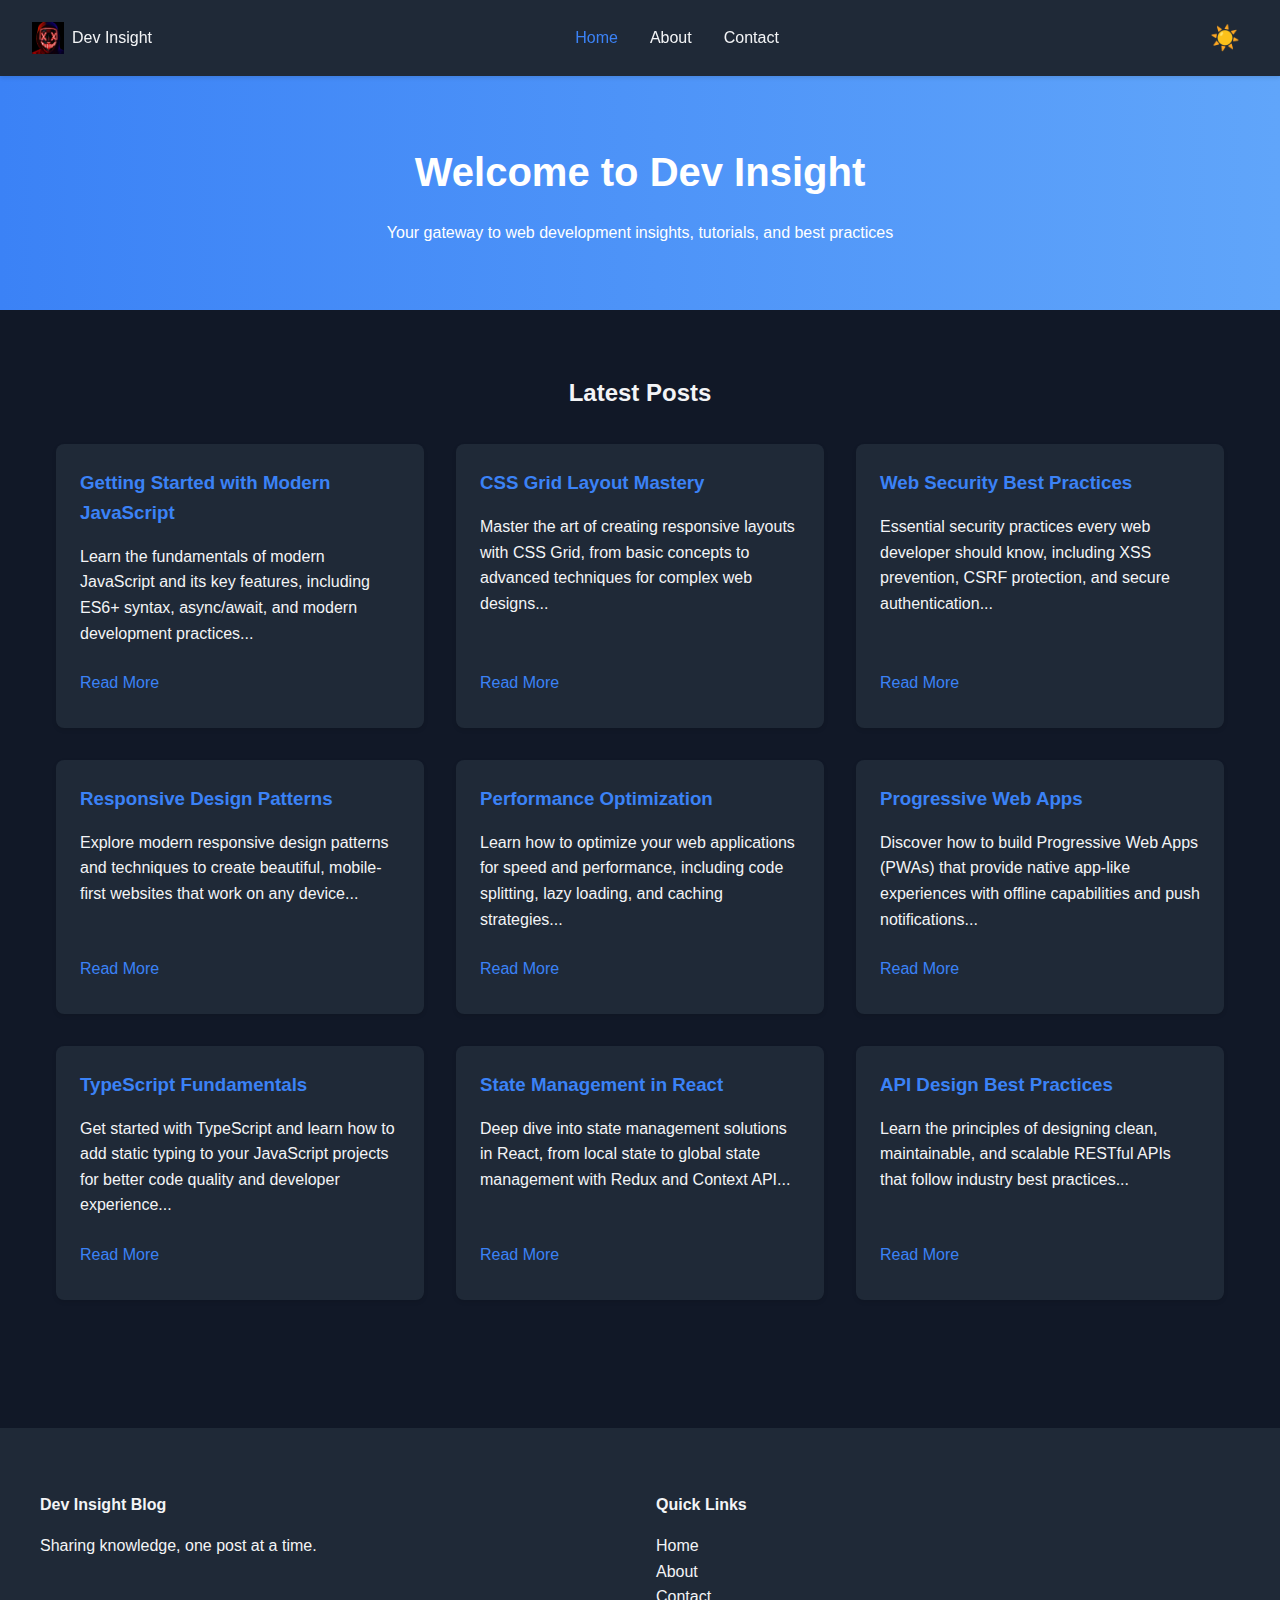
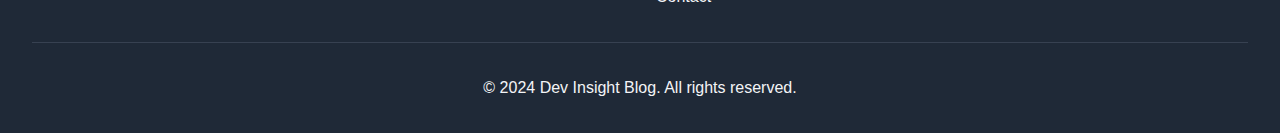
<file: index.html>
<!DOCTYPE html>
<html lang="en">
<head>
    <meta charset="UTF-8">
    <meta name="viewport" content="width=device-width, initial-scale=1.0">
    <meta name="description" content="Dev Insight Blog - Your source for web development insights and tutorials">
    <title>Dev Insight Blog - Home</title>
    <link rel="stylesheet" href="style.css">
</head>
<body>
    <nav class="navbar">
        <div class="nav-brand">
            <img src="assets/mask.webp" alt="Dev Insight Logo" class="logo">
            <span>Dev Insight</span>
        </div>
        <ul class="nav-links">
            <li><a href="index.html" class="active">Home</a></li>
            <li><a href="about.html">About</a></li>
            <li><a href="contact.html">Contact</a></li>
        </ul>
        <button class="theme-toggle" aria-label="Toggle dark mode">🌙</button>
    </nav>

    <main>
        <section class="hero">
            <h1>Welcome to Dev Insight</h1>
            <p>Your gateway to web development insights, tutorials, and best practices</p>
            
        </section>

        <section id="posts" class="posts">
            <h2>Latest Posts</h2>
            <div class="posts-grid">
                <article class="post-card">
                    <h3>Getting Started with Modern JavaScript</h3>
                    <p>Learn the fundamentals of modern JavaScript and its key features, including ES6+ syntax, async/await, and modern development practices...</p>
                    <a href="posts/modern-javascript.html" class="read-more">Read More</a>
                </article>
                <article class="post-card">
                    <h3>CSS Grid Layout Mastery</h3>
                    <p>Master the art of creating responsive layouts with CSS Grid, from basic concepts to advanced techniques for complex web designs...</p>
                    <a href="posts/modern-javascript.html" class="read-more">Read More</a>
                </article>
                <article class="post-card">
                    <h3>Web Security Best Practices</h3>
                    <p>Essential security practices every web developer should know, including XSS prevention, CSRF protection, and secure authentication...</p>
                    <a href="posts/modern-javascript.html" class="read-more">Read More</a>
                </article>
                <article class="post-card">
                    <h3>Responsive Design Patterns</h3>
                    <p>Explore modern responsive design patterns and techniques to create beautiful, mobile-first websites that work on any device...</p>
                    <a href="posts/modern-javascript.html" class="read-more">Read More</a>
                </article>
                <article class="post-card">
                    <h3>Performance Optimization</h3>
                    <p>Learn how to optimize your web applications for speed and performance, including code splitting, lazy loading, and caching strategies...</p>
                    <a href="posts/modern-javascript.html" class="read-more">Read More</a>
                </article>
                <article class="post-card">
                    <h3>Progressive Web Apps</h3>
                    <p>Discover how to build Progressive Web Apps (PWAs) that provide native app-like experiences with offline capabilities and push notifications...</p>
                    <a href="posts/modern-javascript.html" class="read-more">Read More</a>
                </article>
                <article class="post-card">
                    <h3>TypeScript Fundamentals</h3>
                    <p>Get started with TypeScript and learn how to add static typing to your JavaScript projects for better code quality and developer experience...</p>
                    <a href="posts/modern-javascript.html" class="read-more">Read More</a>
                </article>
                <article class="post-card">
                    <h3>State Management in React</h3>
                    <p>Deep dive into state management solutions in React, from local state to global state management with Redux and Context API...</p>
                    <a href="posts/modern-javascript.html" class="read-more">Read More</a>
                </article>
                <article class="post-card">
                    <h3>API Design Best Practices</h3>
                    <p>Learn the principles of designing clean, maintainable, and scalable RESTful APIs that follow industry best practices...</p>
                    <a href="posts/modern-javascript.html" class="read-more">Read More</a>
                </article>
            </div>
        </section>
    </main>

    <footer>
        <div class="footer-content">
            <div class="footer-section">
                <h4>Dev Insight Blog</h4>
                <p>Sharing knowledge, one post at a time.</p>
            </div>
            <div class="footer-section">
                <h4>Quick Links</h4>
                <ul>
                    <li><a href="index.html">Home</a></li>
                    <li><a href="about.html">About</a></li>
                    <li><a href="contact.html">Contact</a></li>
                </ul>
            </div>
        </div>
        <div class="footer-bottom">
            <p>&copy; 2024 Dev Insight Blog. All rights reserved.</p>
        </div>
    </footer>

    <script src="script.js"></script>
</body>
</html>
</file>
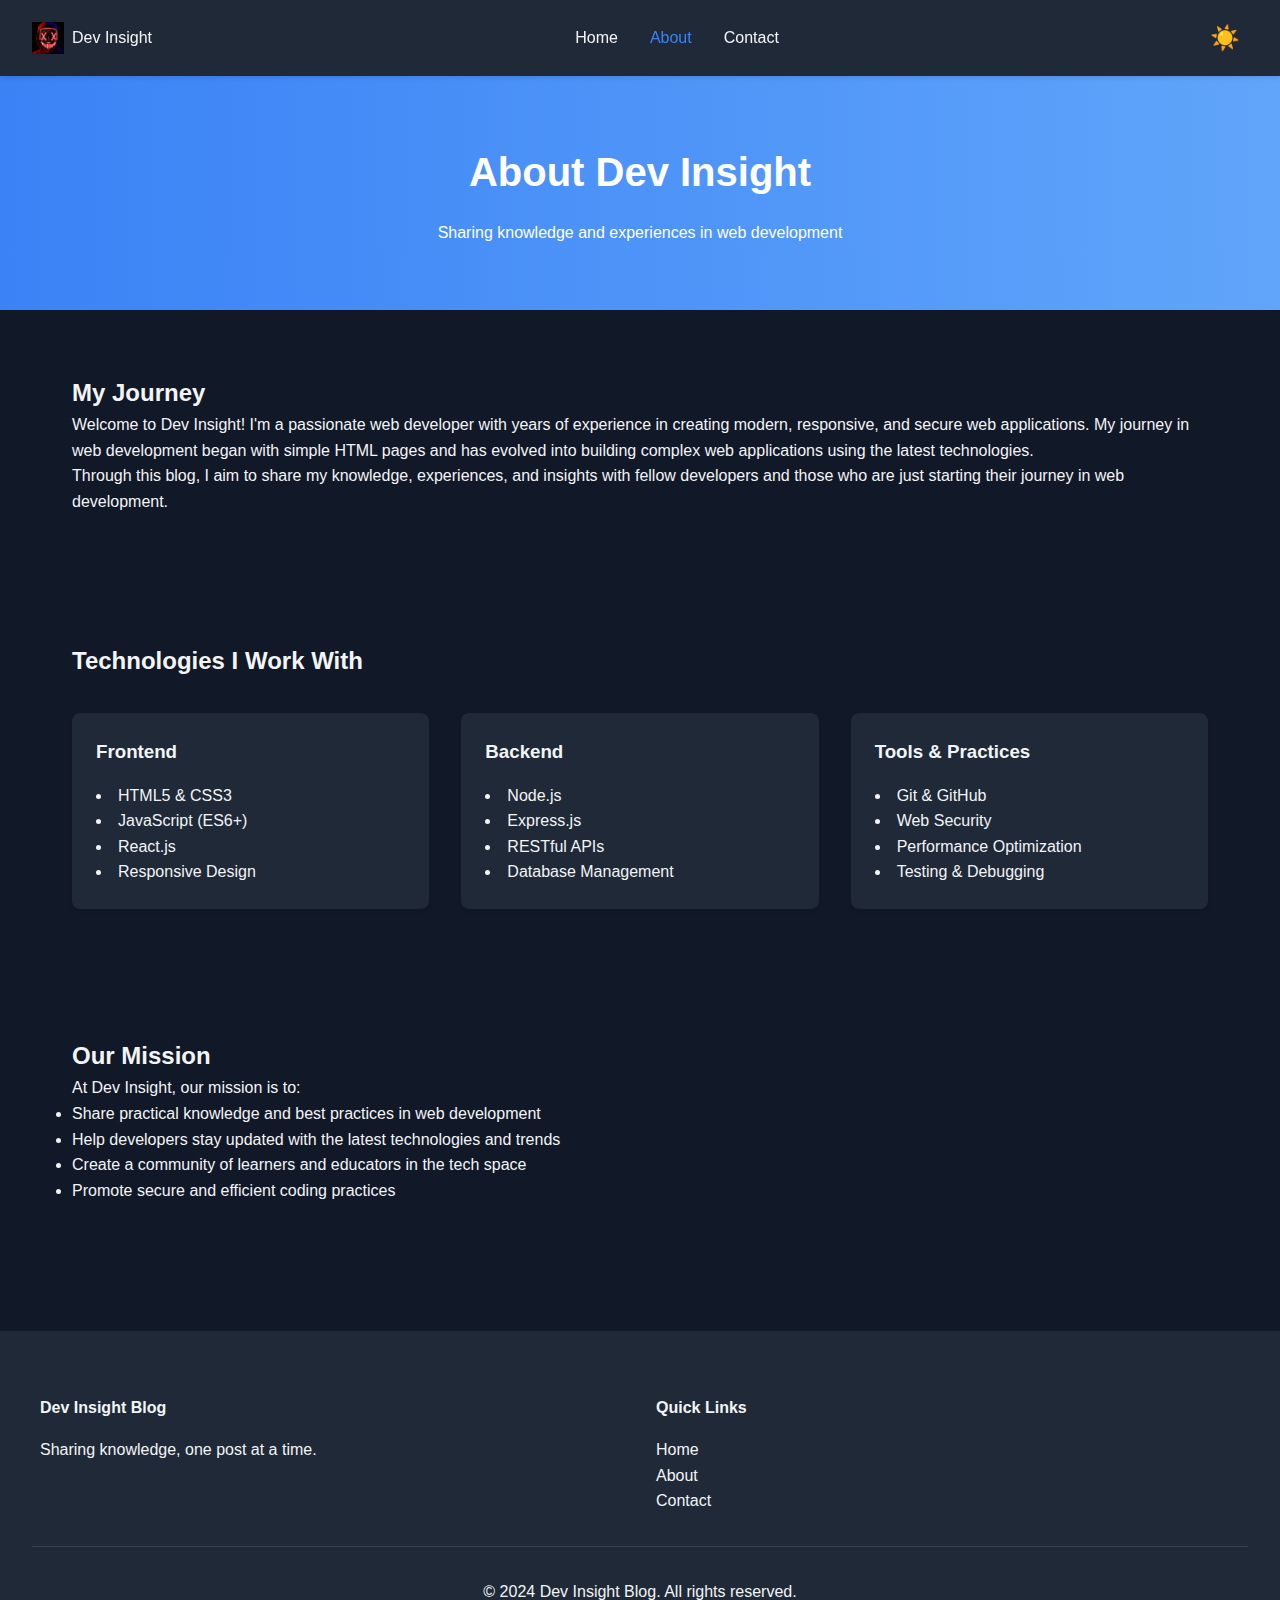
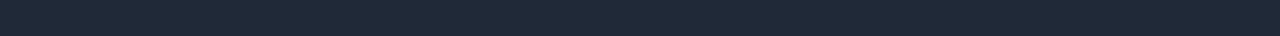
<file: about.html>
<!DOCTYPE html>
<html lang="en">
<head>
    <meta charset="UTF-8">
    <meta name="viewport" content="width=device-width, initial-scale=1.0">
    <meta name="description" content="About Dev Insight Blog - Learn about our mission and journey in web development">
    <title>Dev Insight Blog - About</title>
    <link rel="stylesheet" href="style.css">
</head>
<body>
    <nav class="navbar">
        <div class="nav-brand">
            <img src="assets/mask.webp" alt="Dev Insight Logo" class="logo">
            <span>Dev Insight</span>
        </div>
        <ul class="nav-links">
            <li><a href="index.html">Home</a></li>
            <li><a href="about.html" class="active">About</a></li>
            <li><a href="contact.html">Contact</a></li>
        </ul>
        <button class="theme-toggle" aria-label="Toggle dark mode">🌙</button>
    </nav>

    <main>
        <section class="about-hero">
            <h1>About Dev Insight</h1>
            <p>Sharing knowledge and experiences in web development</p>
        </section>

        <section class="bio">
            <h2>My Journey</h2>
            <div class="bio-content">
                <p>Welcome to Dev Insight! I'm a passionate web developer with years of experience in creating modern, responsive, and secure web applications. My journey in web development began with simple HTML pages and has evolved into building complex web applications using the latest technologies.</p>
                <p>Through this blog, I aim to share my knowledge, experiences, and insights with fellow developers and those who are just starting their journey in web development.</p>
            </div>
        </section>

        <section class="technologies">
            <h2>Technologies I Work With</h2>
            <div class="tech-grid">
                <div class="tech-card">
                    <h3>Frontend</h3>
                    <ul>
                        <li>HTML5 & CSS3</li>
                        <li>JavaScript (ES6+)</li>
                        <li>React.js</li>
                        <li>Responsive Design</li>
                    </ul>
                </div>
                <div class="tech-card">
                    <h3>Backend</h3>
                    <ul>
                        <li>Node.js</li>
                        <li>Express.js</li>
                        <li>RESTful APIs</li>
                        <li>Database Management</li>
                    </ul>
                </div>
                <div class="tech-card">
                    <h3>Tools & Practices</h3>
                    <ul>
                        <li>Git & GitHub</li>
                        <li>Web Security</li>
                        <li>Performance Optimization</li>
                        <li>Testing & Debugging</li>
                    </ul>
                </div>
            </div>
        </section>

        <section class="mission">
            <h2>Our Mission</h2>
            <div class="mission-content">
                <p>At Dev Insight, our mission is to:</p>
                <ul>
                    <li>Share practical knowledge and best practices in web development</li>
                    <li>Help developers stay updated with the latest technologies and trends</li>
                    <li>Create a community of learners and educators in the tech space</li>
                    <li>Promote secure and efficient coding practices</li>
                </ul>
            </div>
        </section>
    </main>

    <footer>
        <div class="footer-content">
            <div class="footer-section">
                <h4>Dev Insight Blog</h4>
                <p>Sharing knowledge, one post at a time.</p>
            </div>
            <div class="footer-section">
                <h4>Quick Links</h4>
                <ul>
                    <li><a href="index.html">Home</a></li>
                    <li><a href="about.html">About</a></li>
                    <li><a href="contact.html">Contact</a></li>
                </ul>
            </div>
        </div>
        <div class="footer-bottom">
            <p>&copy; 2024 Dev Insight Blog. All rights reserved.</p>
        </div>
    </footer>

    <script src="script.js"></script>
</body>
</html>
</file>
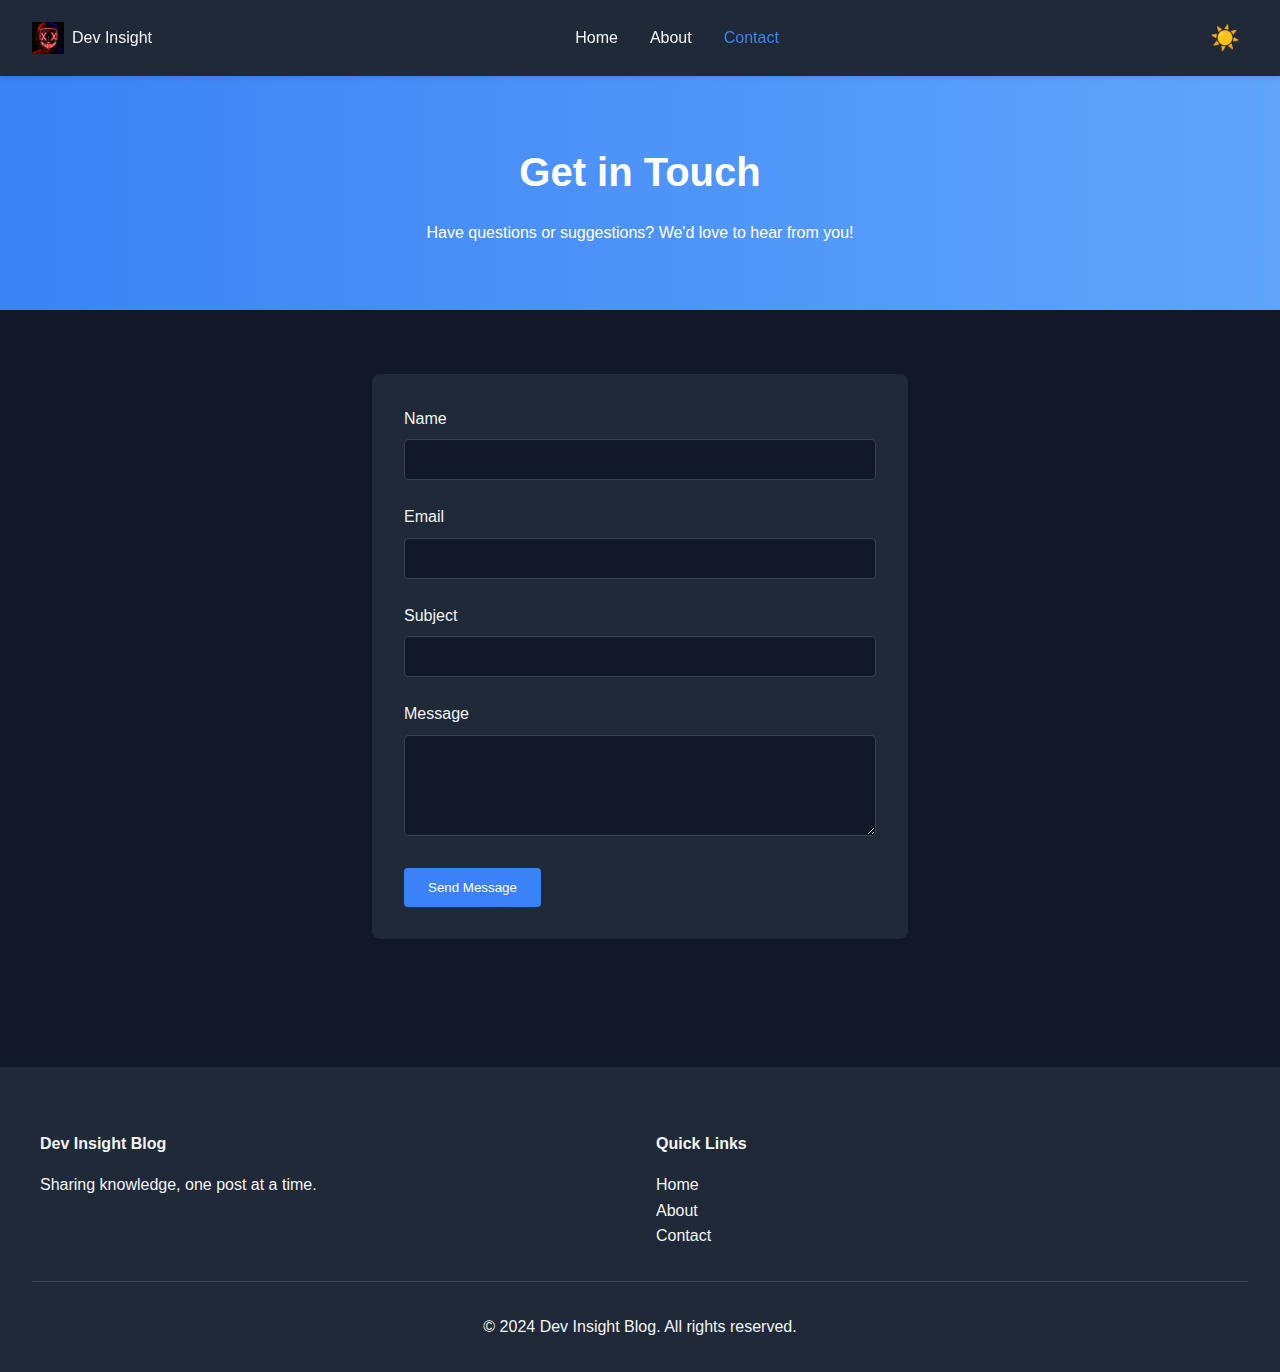
<file: contact.html>
<!DOCTYPE html>
<html lang="en">
<head>
    <meta charset="UTF-8">
    <meta name="viewport" content="width=device-width, initial-scale=1.0">
    <meta name="description" content="Contact Dev Insight Blog - Get in touch with us">
    <title>Dev Insight Blog - Contact</title>
    <link rel="stylesheet" href="style.css">
</head>
<body>
    <nav class="navbar">
        <div class="nav-brand">
            <img src="assets/mask.webp" alt="Dev Insight Logo" class="logo">
            <span>Dev Insight</span>
        </div>
        <ul class="nav-links">
            <li><a href="index.html">Home</a></li>
            <li><a href="about.html">About</a></li>
            <li><a href="contact.html" class="active">Contact</a></li>
        </ul>
        <button class="theme-toggle" aria-label="Toggle dark mode">🌙</button>
    </nav>

    <main>
        <section class="contact-hero">
            <h1>Get in Touch</h1>
            <p>Have questions or suggestions? We'd love to hear from you!</p>
        </section>

        <section class="contact-form-section">
            <form id="contactForm" class="contact-form" novalidate>
                <div class="form-group">
                    <label for="name">Name</label>
                    <input type="text" id="name" name="name" required>
                    <span class="error-message" id="nameError"></span>
                </div>

                <div class="form-group">
                    <label for="email">Email</label>
                    <input type="email" id="email" name="email" required>
                    <span class="error-message" id="emailError"></span>
                </div>

                <div class="form-group">
                    <label for="subject">Subject</label>
                    <input type="text" id="subject" name="subject" required>
                    <span class="error-message" id="subjectError"></span>
                </div>

                <div class="form-group">
                    <label for="message">Message</label>
                    <textarea id="message" name="message" rows="5" required></textarea>
                    <span class="error-message" id="messageError"></span>
                </div>

                <button type="submit" class="submit-button">Send Message</button>
            </form>

            <div id="formSuccess" class="form-success hidden">
                <h3>Thank you for your message!</h3>
                <p>We'll get back to you as soon as possible.</p>
            </div>
        </section>
    </main>

    <footer>
        <div class="footer-content">
            <div class="footer-section">
                <h4>Dev Insight Blog</h4>
                <p>Sharing knowledge, one post at a time.</p>
            </div>
            <div class="footer-section">
                <h4>Quick Links</h4>
                <ul>
                    <li><a href="index.html">Home</a></li>
                    <li><a href="about.html">About</a></li>
                    <li><a href="contact.html">Contact</a></li>
                </ul>
            </div>
        </div>
        <div class="footer-bottom">
            <p>&copy; 2024 Dev Insight Blog. All rights reserved.</p>
        </div>
    </footer>

    <script src="script.js"></script>
</body>
</html>
</file>
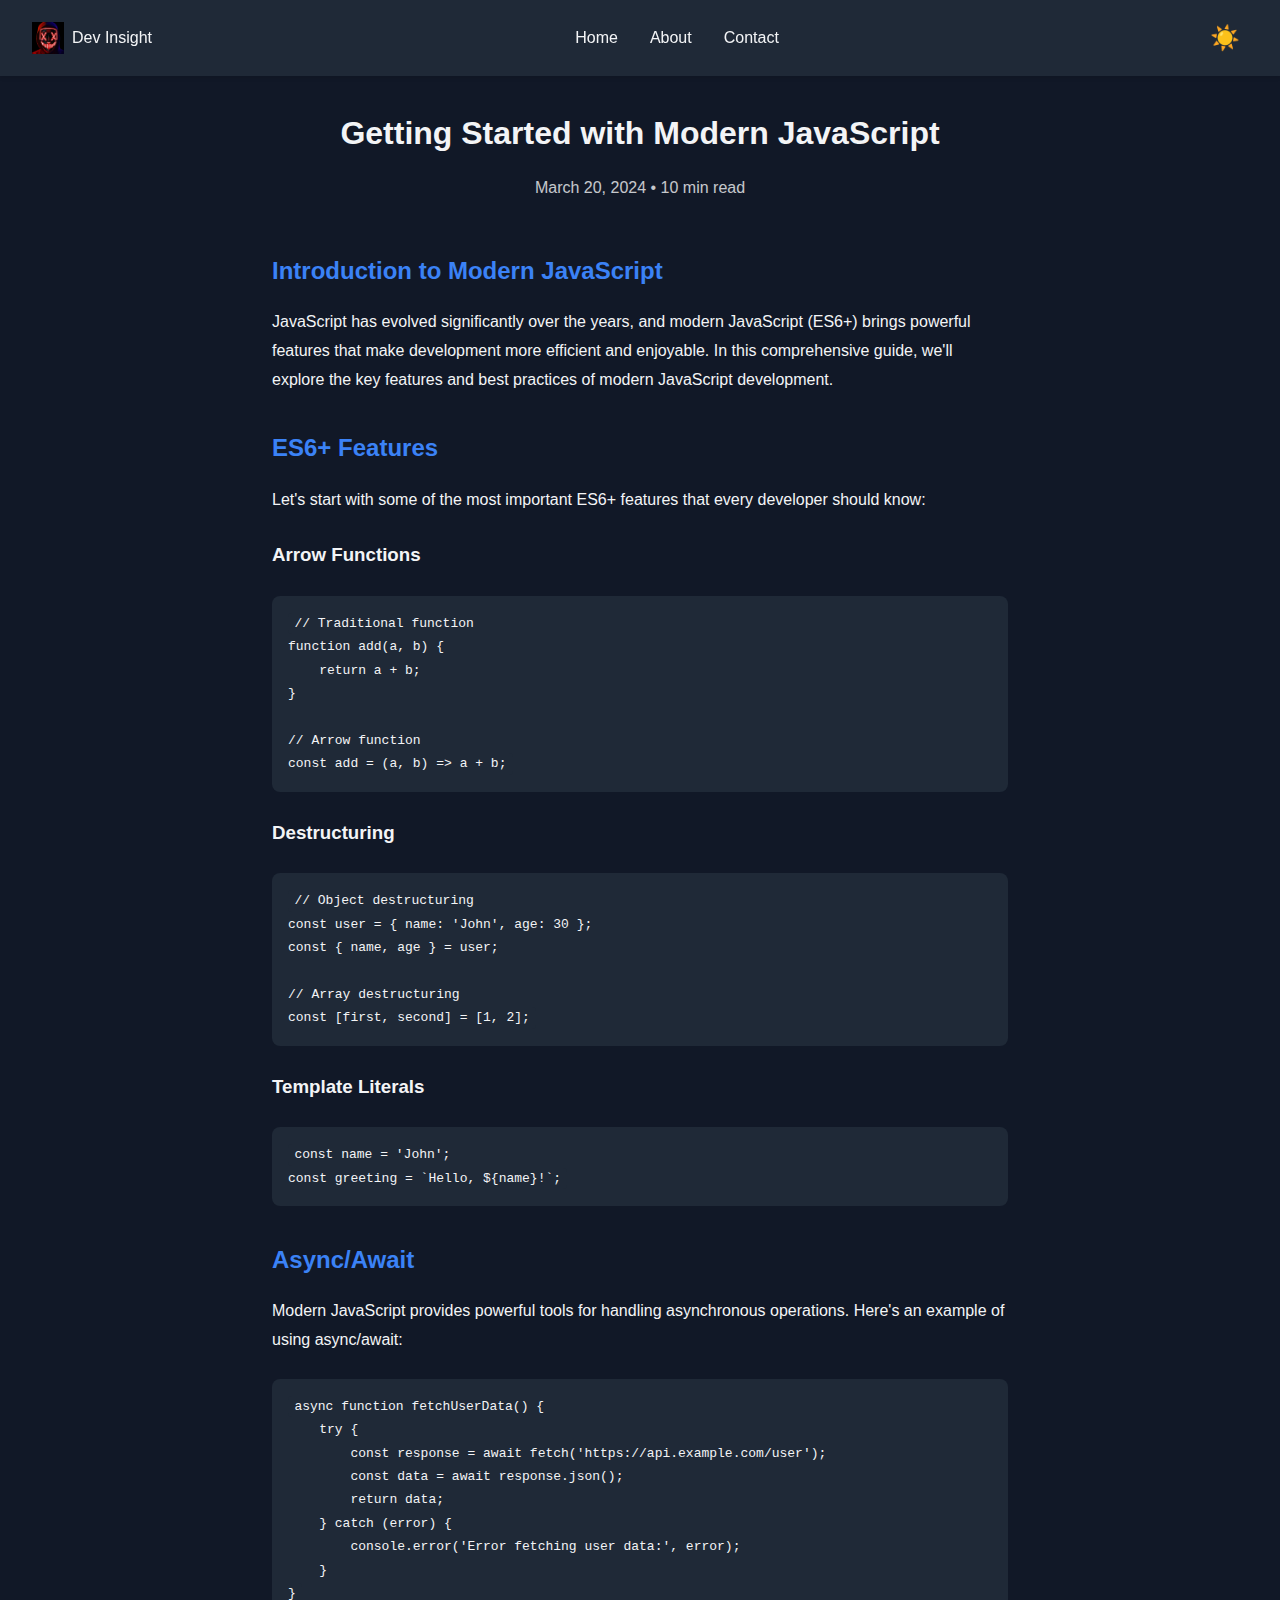
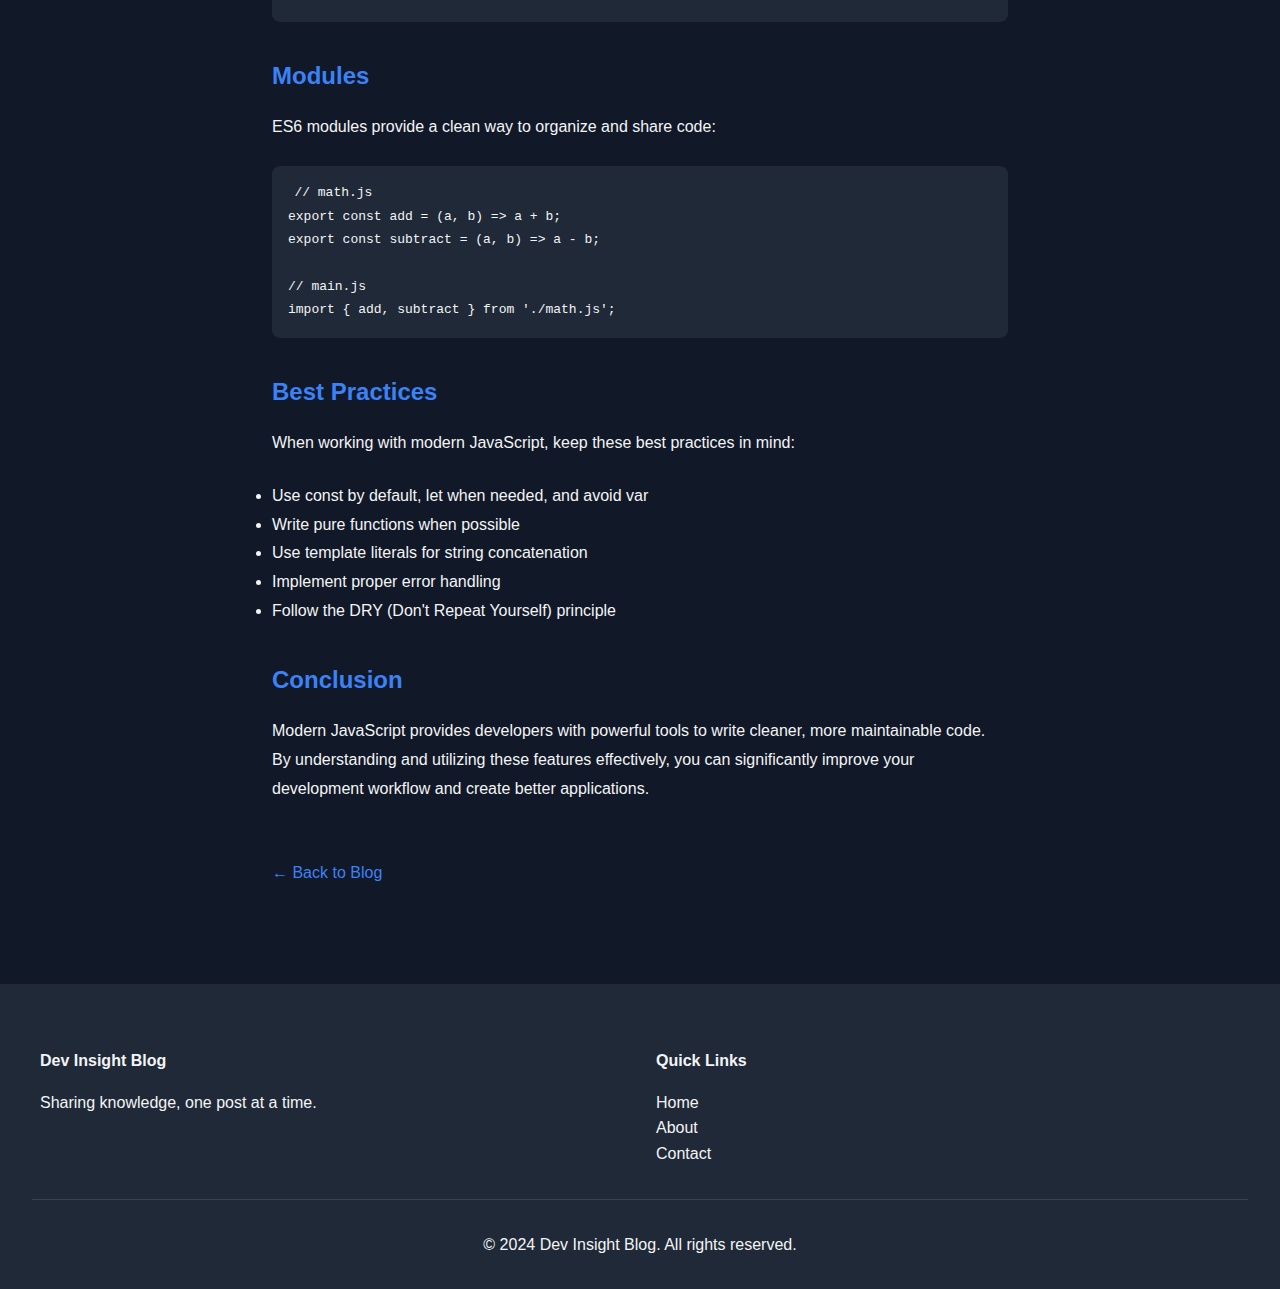
<file: posts/modern-javascript.html>
<!DOCTYPE html>
<html lang="en">
<head>
    <meta charset="UTF-8">
    <meta name="viewport" content="width=device-width, initial-scale=1.0">
    <meta name="description" content="Learn the fundamentals of modern JavaScript and its key features">
    <title>Getting Started with Modern JavaScript - Dev Insight Blog</title>
    <link rel="stylesheet" href="../style.css">
    <style>
        .post-content {
            max-width: 800px;
            margin: 0 auto;
            padding: 2rem;
        }
        
        .post-header {
            text-align: center;
            margin-bottom: 3rem;
        }
        
        .post-meta {
            color: var(--text-color);
            opacity: 0.8;
            margin: 1rem 0;
        }
        
        .post-body {
            line-height: 1.8;
        }
        
        .post-body h2 {
            color: var(--primary-color);
            margin: 2rem 0 1rem;
        }
        
        .post-body p {
            margin-bottom: 1.5rem;
        }
        
        .post-body code {
            background-color: var(--card-bg);
            padding: 0.2rem 0.4rem;
            border-radius: 0.25rem;
            font-family: monospace;
        }
        
        .post-body pre {
            background-color: var(--card-bg);
            padding: 1rem;
            border-radius: 0.5rem;
            overflow-x: auto;
            margin: 1.5rem 0;
        }
        
        .back-to-blog {
            display: inline-block;
            margin-top: 2rem;
            color: var(--primary-color);
            text-decoration: none;
        }
        
        .back-to-blog:hover {
            text-decoration: underline;
        }
    </style>
</head>
<body>
    <nav class="navbar">
        <div class="nav-brand">
            <img src="../assets/mask.webp" alt="Dev Insight Logo" class="logo">
            <span>Dev Insight</span>
        </div>
        <ul class="nav-links">
            <li><a href="../index.html">Home</a></li>
            <li><a href="../about.html">About</a></li>
            <li><a href="../contact.html">Contact</a></li>
        </ul>
        <button class="theme-toggle" aria-label="Toggle dark mode">🌙</button>
    </nav>

    <main>
        <article class="post-content">
            <header class="post-header">
                <h1>Getting Started with Modern JavaScript</h1>
                <div class="post-meta">
                    <time datetime="2024-03-20">March 20, 2024</time> • 10 min read
                </div>
            </header>

            <div class="post-body">
                <h2>Introduction to Modern JavaScript</h2>
                <p>JavaScript has evolved significantly over the years, and modern JavaScript (ES6+) brings powerful features that make development more efficient and enjoyable. In this comprehensive guide, we'll explore the key features and best practices of modern JavaScript development.</p>

                <h2>ES6+ Features</h2>
                <p>Let's start with some of the most important ES6+ features that every developer should know:</p>

                <h3>Arrow Functions</h3>
                <pre><code>// Traditional function
function add(a, b) {
    return a + b;
}

// Arrow function
const add = (a, b) => a + b;</code></pre>

                <h3>Destructuring</h3>
                <pre><code>// Object destructuring
const user = { name: 'John', age: 30 };
const { name, age } = user;

// Array destructuring
const [first, second] = [1, 2];</code></pre>

                <h3>Template Literals</h3>
                <pre><code>const name = 'John';
const greeting = `Hello, ${name}!`;</code></pre>

                <h2>Async/Await</h2>
                <p>Modern JavaScript provides powerful tools for handling asynchronous operations. Here's an example of using async/await:</p>

                <pre><code>async function fetchUserData() {
    try {
        const response = await fetch('https://api.example.com/user');
        const data = await response.json();
        return data;
    } catch (error) {
        console.error('Error fetching user data:', error);
    }
}</code></pre>

                <h2>Modules</h2>
                <p>ES6 modules provide a clean way to organize and share code:</p>

                <pre><code>// math.js
export const add = (a, b) => a + b;
export const subtract = (a, b) => a - b;

// main.js
import { add, subtract } from './math.js';</code></pre>

                <h2>Best Practices</h2>
                <p>When working with modern JavaScript, keep these best practices in mind:</p>
                <ul>
                    <li>Use const by default, let when needed, and avoid var</li>
                    <li>Write pure functions when possible</li>
                    <li>Use template literals for string concatenation</li>
                    <li>Implement proper error handling</li>
                    <li>Follow the DRY (Don't Repeat Yourself) principle</li>
                </ul>

                <h2>Conclusion</h2>
                <p>Modern JavaScript provides developers with powerful tools to write cleaner, more maintainable code. By understanding and utilizing these features effectively, you can significantly improve your development workflow and create better applications.</p>

                <a href="../index.html" class="back-to-blog">← Back to Blog</a>
            </div>
        </article>
    </main>

    <footer>
        <div class="footer-content">
            <div class="footer-section">
                <h4>Dev Insight Blog</h4>
                <p>Sharing knowledge, one post at a time.</p>
            </div>
            <div class="footer-section">
                <h4>Quick Links</h4>
                <ul>
                    <li><a href="../index.html">Home</a></li>
                    <li><a href="../about.html">About</a></li>
                    <li><a href="../contact.html">Contact</a></li>
                </ul>
            </div>
        </div>
        <div class="footer-bottom">
            <p>&copy; 2024 Dev Insight Blog. All rights reserved.</p>
        </div>
    </footer>

    <script src="../script.js"></script>
</body>
</html>
</file>
<file: style.css>
/* Reset and Base Styles */
:root {
    --primary-color: #2563eb;
    --secondary-color: #1e40af;
    --text-color: #1f2937;
    --bg-color: #ffffff;
    --nav-bg: #ffffff;
    --card-bg: #f3f4f6;
    --border-color: #e5e7eb;
    --error-color: #dc2626;
    --success-color: #059669;
}

[data-theme="dark"] {
    --primary-color: #3b82f6;
    --secondary-color: #60a5fa;
    --text-color: #f3f4f6;
    --bg-color: #111827;
    --nav-bg: #1f2937;
    --card-bg: #1f2937;
    --border-color: #374151;
}

* {
    margin: 0;
    padding: 0;
    box-sizing: border-box;
}

body {
    font-family: 'Inter', -apple-system, BlinkMacSystemFont, 'Segoe UI', Roboto, sans-serif;
    line-height: 1.6;
    color: var(--text-color);
    background-color: var(--bg-color);
    transition: background-color 0.3s, color 0.3s;
}

/* Navigation */
.navbar {
    background-color: var(--nav-bg);
    padding: 1rem 2rem;
    box-shadow: 0 2px 4px rgba(0, 0, 0, 0.1);
    display: flex;
    justify-content: space-between;
    align-items: center;
    position: sticky;
    top: 0;
    z-index: 1000;
}

.nav-brand {
    display: flex;
    align-items: center;
    gap: 0.5rem;
}

.logo {
    height: 2rem;
    width: auto;
}

.nav-links {
    display: flex;
    gap: 2rem;
    list-style: none;
}

.nav-links a {
    text-decoration: none;
    color: var(--text-color);
    font-weight: 500;
    transition: color 0.3s;
}

.nav-links a:hover,
.nav-links a.active {
    color: var(--primary-color);
}

.theme-toggle {
    background: none;
    border: none;
    cursor: pointer;
    font-size: 1.5rem;
    padding: 0.5rem;
    transition: transform 0.3s;
}

.theme-toggle:hover {
    transform: rotate(30deg);
}

/* Hero Sections */
.hero,
.about-hero,
.contact-hero {
    text-align: center;
    padding: 4rem 2rem;
    background: linear-gradient(to right, var(--primary-color), var(--secondary-color));
    color: white;
}

.hero h1,
.about-hero h1,
.contact-hero h1 {
    font-size: 2.5rem;
    margin-bottom: 1rem;
}

/* Posts Section */
.posts {
    padding: 4rem 2rem;
}

.posts h2 {
    text-align: center;
    margin-bottom: 2rem;
}

.posts-grid {
    display: grid;
    grid-template-columns: repeat(auto-fit, minmax(300px, 1fr));
    gap: 2rem;
    max-width: 1200px;
    margin: 0 auto;
    padding: 0 1rem;
}

.post-card {
    background-color: var(--card-bg);
    border-radius: 0.5rem;
    padding: 1.5rem;
    box-shadow: 0 2px 4px rgba(0, 0, 0, 0.1);
    transition: transform 0.3s, box-shadow 0.3s;
    height: 100%;
    display: flex;
    flex-direction: column;
}

.post-card:hover {
    transform: translateY(-5px);
    box-shadow: 0 4px 8px rgba(0, 0, 0, 0.2);
}

.post-card h3 {
    margin-bottom: 1rem;
    color: var(--primary-color);
}

.post-card p {
    flex-grow: 1;
    margin-bottom: 1rem;
}

.read-more {
    display: inline-block;
    color: var(--primary-color);
    text-decoration: none;
    margin-top: auto;
    font-weight: 500;
    padding: 0.5rem 0;
    position: relative;
}

.read-more::after {
    content: '';
    position: absolute;
    width: 0;
    height: 2px;
    bottom: 0;
    left: 0;
    background-color: var(--primary-color);
    transition: width 0.3s;
}

.read-more:hover::after {
    width: 100%;
}

/* About Page */
.bio,
.technologies,
.mission {
    padding: 4rem 2rem;
    max-width: 1200px;
    margin: 0 auto;
}

.tech-grid {
    display: grid;
    grid-template-columns: repeat(auto-fit, minmax(250px, 1fr));
    gap: 2rem;
    margin-top: 2rem;
}

.tech-card {
    background-color: var(--card-bg);
    padding: 1.5rem;
    border-radius: 0.5rem;
    box-shadow: 0 2px 4px rgba(0, 0, 0, 0.1);
}

.tech-card ul {
    list-style-position: inside;
    margin-top: 1rem;
}

/* Contact Form */
.contact-form-section {
    max-width: 600px;
    margin: 0 auto;
    padding: 4rem 2rem;
}

.contact-form {
    background-color: var(--card-bg);
    padding: 2rem;
    border-radius: 0.5rem;
    box-shadow: 0 2px 4px rgba(0, 0, 0, 0.1);
}

.form-group {
    margin-bottom: 1.5rem;
}

.form-group label {
    display: block;
    margin-bottom: 0.5rem;
    font-weight: 500;
}

.form-group input,
.form-group textarea {
    width: 100%;
    padding: 0.75rem;
    border: 1px solid var(--border-color);
    border-radius: 0.25rem;
    background-color: var(--bg-color);
    color: var(--text-color);
}

.form-group input:focus,
.form-group textarea:focus {
    outline: none;
    border-color: var(--primary-color);
}

.error-message {
    color: var(--error-color);
    font-size: 0.875rem;
    margin-top: 0.25rem;
    display: block;
}

.submit-button {
    background-color: var(--primary-color);
    color: white;
    padding: 0.75rem 1.5rem;
    border: none;
    border-radius: 0.25rem;
    cursor: pointer;
    font-weight: 500;
    transition: background-color 0.3s;
}

.submit-button:hover {
    background-color: var(--secondary-color);
}

.form-success {
    text-align: center;
    padding: 2rem;
    background-color: var(--success-color);
    color: white;
    border-radius: 0.5rem;
    margin-top: 2rem;
}

.hidden {
    display: none;
}

/* Footer */
footer {
    background-color: var(--nav-bg);
    padding: 4rem 2rem 2rem;
    margin-top: 4rem;
}

.footer-content {
    max-width: 1200px;
    margin: 0 auto;
    display: grid;
    grid-template-columns: repeat(auto-fit, minmax(250px, 1fr));
    gap: 2rem;
}

.footer-section h4 {
    margin-bottom: 1rem;
}

.footer-section ul {
    list-style: none;
}

.footer-section a {
    color: var(--text-color);
    text-decoration: none;
    transition: color 0.3s;
}

.footer-section a:hover {
    color: var(--primary-color);
}

.footer-bottom {
    text-align: center;
    margin-top: 2rem;
    padding-top: 2rem;
    border-top: 1px solid var(--border-color);
}

/* Responsive Design */
@media (max-width: 768px) {
    .navbar {
        padding: 1rem;
    }

    .nav-links {
        gap: 1rem;
    }

    .hero h1,
    .about-hero h1,
    .contact-hero h1 {
        font-size: 2rem;
    }

    .posts-grid,
    .tech-grid {
        grid-template-columns: 1fr;
    }
}

@media (max-width: 480px) {
    .nav-brand span {
        display: none;
    }

    .nav-links {
        gap: 0.5rem;
    }

    .hero,
    .about-hero,
    .contact-hero {
        padding: 2rem 1rem;
    }
}
</file>
